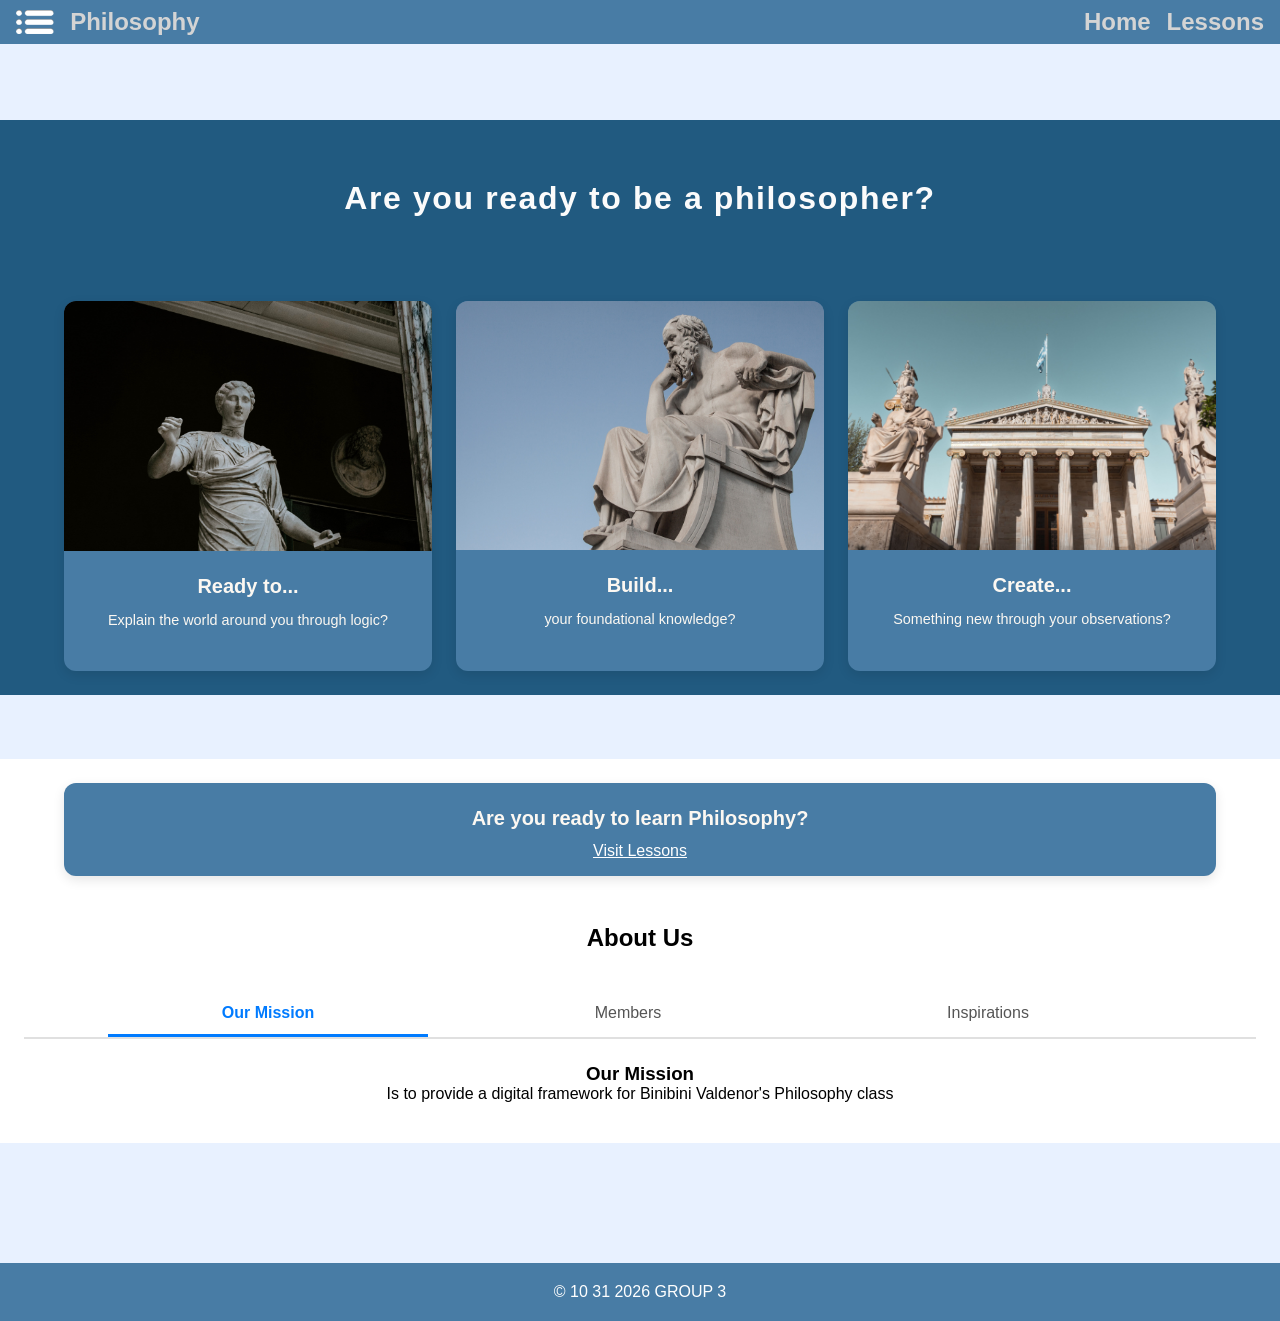
<file: index.html>
<!DOCTYPE html>
<html lang="en">
<head>
    <meta charset="UTF-8">
    <meta name="viewport" content="width=device-width, initial-scale=1.0">
    <title>Home</title>

    <script src="navbar.js" defer></script>
    <link rel="stylesheet" href="index.css">
</head>
<body>
    <div id="navbar-placeholder"></div>

    <div id="WebpageContent">
            <header>
        </nav>
    </header>

    <!--top padding-->
    <section class="PaddingLargeBlue">
    </section>

    <!--first part area-->
    <section id="cardbg">
        <h1>Are you ready to be a philosopher?</h1>
        <div class="card-grid">

  <!-- Card 1 -->
  <div class="card">
    <div class="card-image">
        <img src="pexels-igorejov-20375800.jpg" alt="">
    </div>
    <div class="card-content">
      <h3>Ready to...</h3>
      <p>Explain the world around you through logic?</p>
    </div>
    <div class="card-action">
    </div>
  </div>
  <!-- Card 2 -->
  <div class="card">
    <div class="card-image">
        <img src="pexels-anne-o-sullivan-1478092867-26887007.jpg" alt="">
    </div>
    <div class="card-content">
      <h3>Build...</h3>
      <p>your foundational knowledge?</p>
    </div>
    <div class="card-action">
    </div>
  </div>
  <!-- Card 3 -->
  <div class="card">
    <div class="card-image">
        <img src="pexels-dantemunozphoto-28822019.jpg" alt="">
    </div>
    <div class="card-content">
      <h3>Create...</h3>
      <p>Something new through your observations?</p>
    </div>
    <div class="card-action">
    </div>
  </div>

</section>
</div>

    <!--gap-->
<div class="Padding"></div>

      <!-- prompt -->
       <div id="promptgrid">
  <div id="promptdisplay">
    <div id="prompt">
      <h3>Are you ready to learn Philosophy?</h3>
      <a id="lessonLink" href="lecture_category.html">Visit Lessons</a>
    </div>
  </div>
     </div>

    <!--personlized learning-->

<div class="Learning">
    <h2>About Us</h2>
</div>

<div class="Learning">
<!--tablist container-->
<ul class="tab-list" role="tablist" style="display: flex; gap: 1rem; list-style: none; padding: 0;">
    <!--buttons-->
    <li class="tab-item active">
        <a href="#panel-1" class="tab-link" role="tab" aria-selected="true" 
           aria-controls="panel-1">
            Our Mission</a>
    </li>
    
    <li class="tab-item">
        <a href="#panel-2" class="tab-link" role="tab" aria-selected="false" 
           aria-controls="panel-2">
            Members</a>
    </li>
    
    <li class="tab-item">
        <a href="#panel-3" class="tab-link" role="tab" aria-selected="false" 
           aria-controls="panel-3">
            Inspirations</a>
    </li>
</ul>

<!--Tab Panels-->
<div role="tabpanel" id="panel-1" class="tab-panel active" style="display: block;">
    <h3>Our Mission</h3>
    <p>Is to provide a digital framework for Binibini Valdenor's Philosophy class</p>
</div>

<div role="tabpanel" id="panel-2" class="tab-panel" style="display: none;">
    <h3>Members</h3>
    <p>Gimenez <br> Jumawak <br> Palomo <br> Ballesteros <br> Candado <br> Udan <br> Antonio L. <br> Coronel</p>
</div>

<div role="tabpanel" id="panel-3" class="tab-panel" style="display: none;">
    <h3>Inspirations</h3>
    <p>MIT OpenCourseWare <br> Khan Academy</p>
</div>

<script>
    const links = document.querySelectorAll('.tab-link');
    const items = document.querySelectorAll('.tab-item');
    const panels = document.querySelectorAll('.tab-panel');

    links.forEach(link => {
      link.addEventListener('click', (e) => {
        e.preventDefault();

        
        items.forEach(item => item.classList.remove('active'));
        links.forEach(l => l.setAttribute('aria-selected', 'false'));
        panels.forEach(p => {
            p.classList.remove('active');
            p.style.display = 'none'; 
        });

        
        link.parentElement.classList.add('active');
        link.setAttribute('aria-selected', 'true');

        
        const targetId = link.getAttribute('aria-controls');
        const targetPanel = document.getElementById(targetId);
        if (targetPanel) {
            targetPanel.classList.add('active');
            targetPanel.style.display = 'block'; 
        }
      });
    });
</script>

</div>


















     




    <!--bottom padding-->
    <section class="PaddingLargeBlue"></section>


    <footer>
        <p>© 10 31 2026 GROUP 3</p>
    </footer>
    </div>
</body>
</html>
</file>
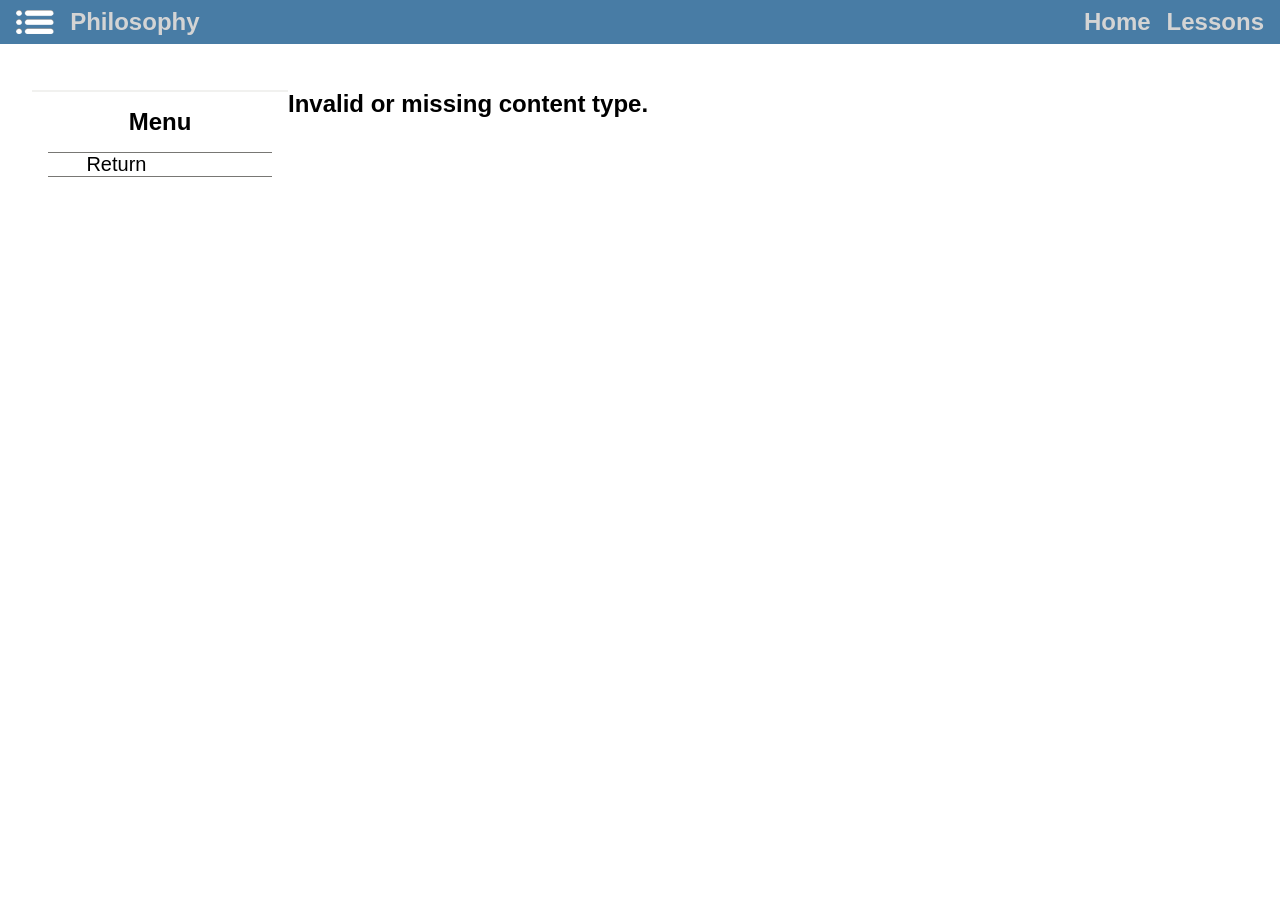
<file: displayer.html>
<!DOCTYPE html>
<html lang="en">
<head>
    <meta charset="UTF-8">
    <meta name="viewport" content="width=device-width, initial-scale=1.0">
    <title>Learning Page</title>

    <script src="navbar.js" defer></script>
    <script src="displayHandler.js" defer></script>

    <link rel="stylesheet" href="displayer.css">
    
</head>
<body>
    <div id="navbar-placeholder"></div>

    <div id="webpageContent">


         <div id="Topbar"></div>


        <div id="MainPart">
            <div id="LeftPanel">
                <h4 class="currentDisplay">Menu</h4>
                <ul class="lessonOrder">
                    <li><a href="lecture_category.html">Return</a></li>
                </ul>
            </div>


            <div id="panel-displayer">

            </div>

        </div>

    </div>
</body>



</html>
</file>
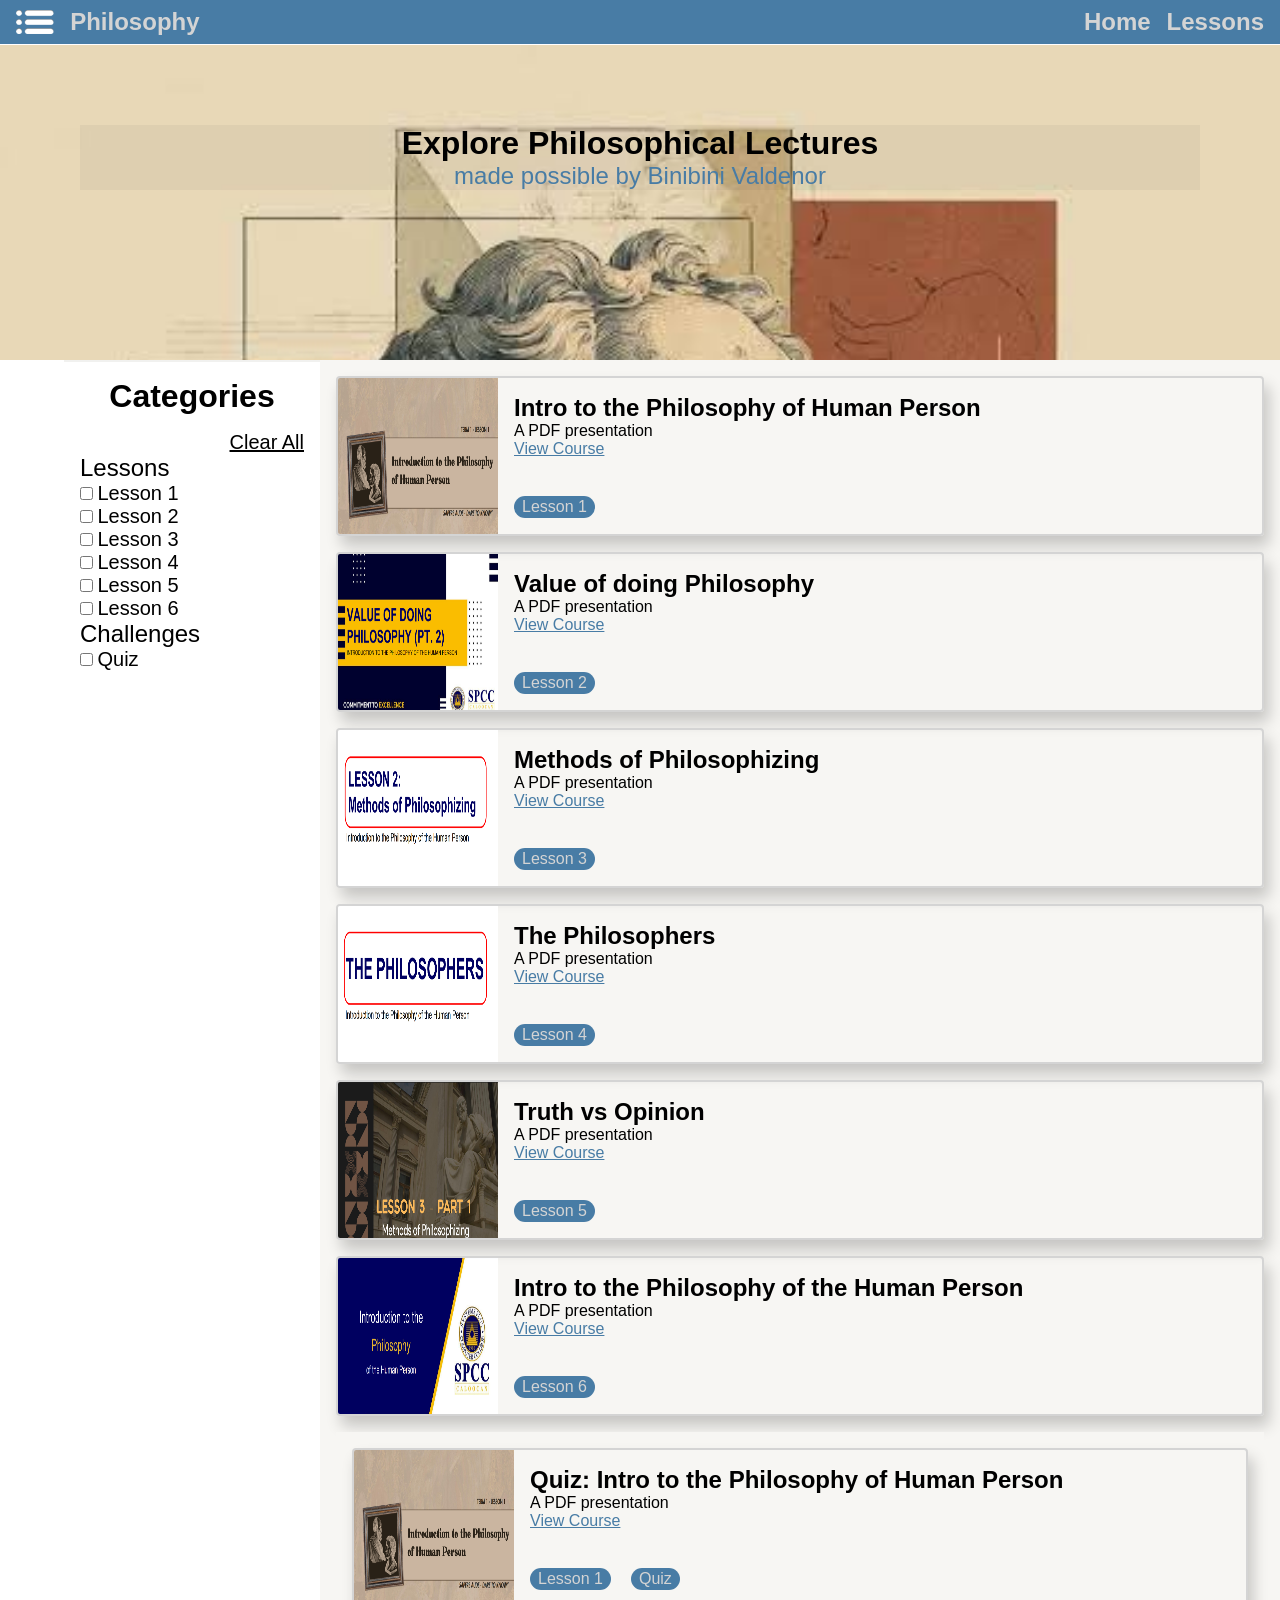
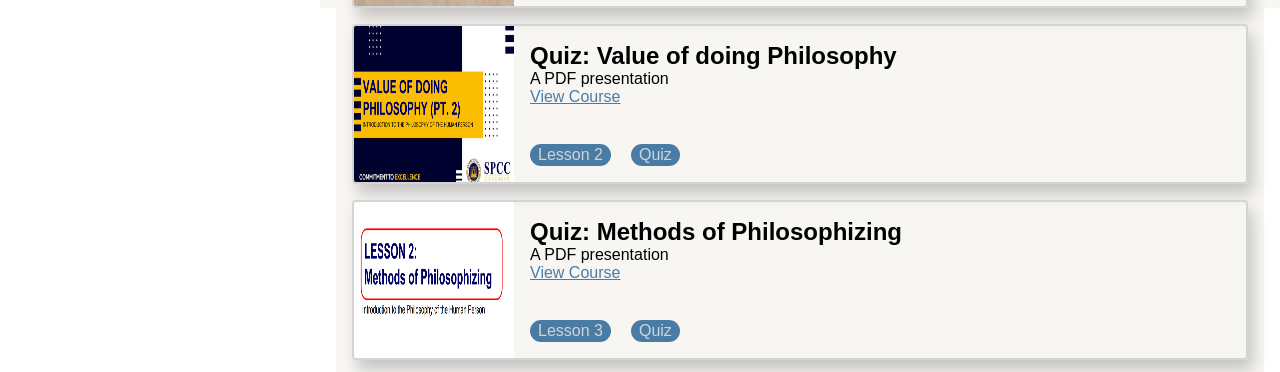
<file: lecture_category.html>
<!DOCTYPE html>
<html lang="en">
<head>
    <meta charset="UTF-8">
    <meta name="viewport" content="width=device-width, initial-scale=1.0">
    <title>Lessons</title>

    <script src="navbar.js" defer></script>
    <script src="sortHandler.js" defer></script>
    <link rel="stylesheet" href="lecturecategory.css">
    
</head>
<body>
    <div id="navbar-placeholder"></div>

    <div id="webpageContent">

        <div id="Topbar">

            <h2>Explore Philosophical Lectures</h2>
            <h3>made possible by Binibini Valdenor</h3>

        </div>

        <div id="MainPart">
            <div id="Leftbar">
                <h4>Categories</h4>
                <div id="clearCheckboxesLeftBarDiv"><button class="clearCheckboxes">Clear All</button></div>
                <ul>
                    <dl>Lessons</dl>
                    <li>
                        <input type="checkbox" value="l1" class="filterCheckbox">
                        <label for="l1">Lesson 1</label>
                    </li>
                    <li>
                        <input type="checkbox" value="l2" class="filterCheckbox">
                        <label for="l2">Lesson 2</label>
                    </li>
                    <li>
                        <input type="checkbox" value="l3" class="filterCheckbox">
                        <label for="l3">Lesson 3</label>
                    </li>
                    <li>
                        <input type="checkbox" value="l4" class="filterCheckbox">
                        <label for="l4">Lesson 4</label>
                    </li>
                    <li>
                        <input type="checkbox" value="l5" class="filterCheckbox">
                        <label for="l5">Lesson 5</label>
                    </li>
                    <li>
                        <input type="checkbox" value="l6" class="filterCheckbox">
                        <label for="l6">Lesson 6</label>
                    </li>
                    <dl>Challenges</dl>
                     <li>
                        <input type="checkbox" value="Quiz" class="filterCheckbox">
                        <label for="Quiz">Quiz</label>
                    </li>

                </ul>
            </div>


            <div id="CardHolder">

                <div class="Card">
                    <img src="l1.png">
                    <div class="CardContent">
                        <div class="TextArea">
                            <h2>Intro to the Philosophy of Human Person</h2>
                            <p>A PDF presentation</p>
                            <a href="displayer.html?type=lecture&id=1A">View Course</a>
                        </div>

                        <ul class="GenreTags">
                            <li class="l1">Lesson 1</li>
                        </ul>
                    </div>
                </div>

               <div class="Card">
                    <img src="l2.png">
                    <div class="CardContent">
                        <div class="TextArea">
                            <h2>Value of doing Philosophy</h2>
                            <p>A PDF presentation</p>
                            <a href="displayer.html?type=lecture&id=2A">View Course</a>
                        </div>

                        <ul class="GenreTags">
                            <li class="l2">Lesson 2</li>
                        </ul>
                    </div>
                </div>

                <div class="Card">
                    <img src="l3.png">
                    <div class="CardContent">
                        <div class="TextArea">
                            <h2>Methods of Philosophizing</h2>
                            <p>A PDF presentation</p>
                            <a href="displayer.html?type=lecture&id=3A">View Course</a>
                        </div>

                        <ul class="GenreTags">
                            <li class="l3">Lesson 3</li>
                        </ul>
                    </div>
                </div>

                <div class="Card">
                    <img src="l4.png">
                    <div class="CardContent">
                        <div class="TextArea">
                            <h2>The Philosophers</h2>
                            <p>A PDF presentation</p>
                            <a href="displayer.html?type=lecture&id=4A">View Course</a>
                        </div>

                        <ul class="GenreTags">
                            <li class="l4">Lesson 4</li>
                        </ul>
                    </div>
                </div>
                <div class="Card">
                    <img src="l5.png">
                    <div class="CardContent">
                        <div class="TextArea">
                            <h2>Truth vs Opinion</h2>
                            <p>A PDF presentation</p>
                            <a href="displayer.html?type=lecture&id=5A">View Course</a>
                        </div>

                        <ul class="GenreTags">
                            <li class="l5">Lesson 5</li>
                        </ul>
                    </div>
                </div>
                <div class="Card">
                    <img src="l6.png">
                    <div class="CardContent">
                        <div class="TextArea">
                            <h2>Intro to the Philosophy of the Human Person</h2>
                            <p>A PDF presentation</p>
                            <a href="displayer.html?type=lecture&id=6A">View Course</a>
                        </div>

                        <ul class="GenreTags">
                            <li class="l6">Lesson 6</li>
                        </ul>
                    </div>
                </div>



                



                <div id="CardHolder">

                <div class="Card">
                    <img src="l1.png">
                    <div class="CardContent">
                        <div class="TextArea">
                            <h2>Quiz: Intro to the Philosophy of Human Person</h2>
                            <p>A PDF presentation</p>
                            <a href="displayer.html?type=quiz&id=1A">View Course</a>
                        </div>

                        <ul class="GenreTags">
                            <li class="l1">Lesson 1</li>
                            <li class="Quiz">Quiz</li>
                        </ul>
                    </div>
                </div>

               <div class="Card">
                    <img src="l2.png">
                    <div class="CardContent">
                        <div class="TextArea">
                            <h2>Quiz: Value of doing Philosophy</h2>
                            <p>A PDF presentation</p>
                            <a href="displayer.html?type=quiz&id=2A">View Course</a>
                        </div>

                        <ul class="GenreTags">
                            <li class="l2">Lesson 2</li>
                            <li class="Quiz">Quiz</li>
                        </ul>
                    </div>
                </div>

                <div class="Card">
                    <img src="l3.png">
                    <div class="CardContent">
                        <div class="TextArea">
                            <h2>Quiz: Methods of Philosophizing</h2>
                            <p>A PDF presentation</p>
                            <a href="displayer.html?type=quiz&id=3A">View Course</a>
                        </div>

                        <ul class="GenreTags">
                            <li class="l3">Lesson 3</li>
                            <li class="Quiz">Quiz</li>
                        </ul>
                    </div>
                </div>


            </div>

        </div>

    </div>
</body>



</html>
</file>
<file: index.css>
@import url('boilerplate.css');

.Padding {
    padding: 2rem 1.25rem;
    background-color: rgb(232, 241, 255);
}
/*PaddingLarge*/
.PaddingLargeBlue {
    padding: 3.75rem 1.25rem;
    background-color: rgb(232, 241, 255);
}

footer {
    text-align: center;
    background-color: rgb(72, 124, 165);;
    color: white;
    padding: 1.25rem;
}

/*first content*/

#cardbg h1 {
    font-family: 'Gill Sans', 'Gill Sans MT', Calibri, 'Trebuchet MS', sans-serif Bold;
    font-size: 2rem;
    color: rgb(251, 251, 251);
    letter-spacing: 0.1rem;
    text-align: center;
    padding: 3.75rem 1.25rem;
}

#cardbg {
    background-color: rgb(33, 90, 128);
}

#cardbg img {
    justify-content: right;
}

.card-grid {
  display: grid;
  grid-template-columns: repeat(auto-fit, minmax(320px, 1fr));
  gap: 1.5rem;
  max-width: 1200px;
  margin: 0 auto;
  padding: 1.5rem;
}

/* Individual Card Styling */
.card {
  background-color: rgb(72, 124, 165); 
  border-radius: 0.75rem;
  overflow: hidden;
  display: flex;
  flex-direction: column;
  box-shadow: 0 0.25rem 0.75rem rgba(0, 0, 0, 0.1);
  transition: transform 0.2s ease;
}

.card:hover {
  transform: scale(1.1);
}

/* Image Section */
.card-image {
  width: 100%;
  height: 11.25 rem;
  overflow: hidden;
}

.card-image img {
  width: 100%;
  height: 100%;
  object-fit: cover;
}

/* Content Section */
.card-content {
  padding: 1.5rem 1.5rem 1rem;
  text-align: center;
  flex-grow: 1;
}

.card-content h3 {
  font-size: 1.25rem;
  font-weight: 700;
  color: rgb(252, 248, 242);
  margin-bottom: 0.75rem;
}

.card-content p {
  font-size: 0.9rem;
  color: rgb(252, 248, 242);
  line-height: 1.5;
}

.card-action {
  padding: 0 1.5rem 1.5rem;
}

.dropdown-btn {
  width: 100%;
  background-color: rgb(255, 255, 255);
  border: 0.063rem solid rgb(219, 219, 219);
  border-radius: 8px;
  padding: 0.75rem 1rem;
  display: flex;
  justify-content: space-between;
  align-items: center;
  font-size: 0.9rem;
  color: #333;
  cursor: pointer;
  box-shadow: 0 0.063rem 0.188rem rgba(0, 0, 0, 0.05);
  transition: background-color 0.2s;
}

.dropdown-btn:hover {
  background-color: rgb(249, 249, 249);
}

.dropdown-btn .arrow {
  font-size: 0.75rem;
  color: #666;
}


/* Prompt */
#promptgrid {
  display: grid;
  grid-template-columns: repeat(auto-fit, minmax(320px, 1fr));
  gap: 1.5rem;
  max-width: 1200px;
  margin: 0 auto;
  padding: 1.5rem;
}


#promptdisplay {
  background-color: rgb(72, 124, 165); 
  border-radius: 0.75rem;
  overflow: hidden;
  display: flex;
  flex-direction: column;
  box-shadow: 0 0.25rem 0.75rem rgba(0, 0, 0, 0.1);
  transition: transform 0.2s ease;
}
/* Content Section */
#prompt {
  padding: 1.5rem 1.5rem 1rem;
  text-align: center;
  flex-grow: 1;
}

#prompt h3 {
  font-size: 1.25rem;
  font-weight: 700;
  color: rgb(252, 248, 242);
  margin-bottom: 0.75rem;
}

#prompt p {
  font-size: 0.9rem;
  color: rgb(252, 248, 242);
  line-height: 1.5;
}

.Learning {
  text-align: center;
  padding: 1.5rem 1.5rem 1rem;
  flex-grow: 1;  
}

.Learning h2 {
    font-size: var(--font-bit-big);
}

/* Tab Navigation List */
.tab-list {
      justify-content: center;
      display: flex;
      list-style: none;
      padding: 0;
      margin: 0;
      border-bottom: 2px solid #e0e0e0;
      background-color: #ffffff;
    }

    /* Tab Item Container */
.tab-item {
      margin-right: 1.5rem;
    }

    /* Tab Link/Button */.tab-link {
      display: inline-block;
      align-content: center;
      width: 20rem;
      padding: 0.75rem 1rem;
      text-decoration: none;
      color: #555555;
      font-weight: 500;
      border-bottom: 3px solid transparent;
      transition: all 0.2s ease;
    }

    /* Active State Styling */
.tab-item.active .tab-link,
.tab-link[aria-selected="true"] {
      color: #007bff;
      border-bottom-color: #007bff;
      font-weight: 700;
    }

    /* Tab Content Panels */
.tab-panel {
      display: none;
      padding: 1.5rem 0;
    }

.tab-panel.active {
      display: block;
    }



#lessonLink {
  color: white;
}
</file>
<file: displayer.css>
@import url('boilerplate.css');

#webpageContent {
    color: var(--text-color1);
    display: flex;
    flex-direction: column;

    min-height: 100vh;
    width: 100%;
}

#navbar-placeholder {
    position: fixed;
    top: 0;
    z-index: 9999;
    height: fit-content;
}




#Topbar {
    flex: 1;
    min-height: 5vh;
    width: 100%;
    max-height: 5vh;
    margin-top: 5vh;

    padding: 1rem;
    justify-content: center;
    align-items: center;
}



#MainPart {
    display: flex;
    width: 100%;
    flex-direction: row;
    align-items: stretch; 
    flex: 1;
}


#LeftPanel {
    border-top: solid 2px var(--light-gray);

    width: 20vw;
    margin-left: 2.5vw;
    flex-shrink: 0;

    padding: 1rem;
    position: relative;
    z-index: 10;

    /*background-color: blue;    */
}


.currentDisplay {
    text-align: center;
    font-size: var(--font-bit-big);
    margin-bottom: 1rem;
}

.lessonOrder > li {
    border-top: solid 1px var(--text-color2);
    border-bottom: solid 1px var(--text-color2);
}

.lessonOrder > li:hover {
    background-color: var(--light-gray);
    cursor: pointer;
}

.lessonOrder > li > a {
    cursor: pointer;
    background-color: transparent;
    color: var(--text-color1);
    text-decoration: none;
    font-size: var(--font-bit-bit-big);
    border: 0px;
    
    padding: 1rem;

    text-align: left;
    margin-left: 10%;
    width: 90%;
    height: 100%;
}

#clearCheckboxesLeftBarDiv {
    display: flex;
    justify-content: right;
}

.clearCheckboxes {
    font-size: var(--font-bit-big);
    background-color: transparent;
    border: 0px;
    text-decoration: underline;
    cursor: pointer;
}








#panel-displayer {
    position: relative;
    box-sizing: border-box;
    flex: 1; 
}
</file>
<file: lecturecategory.css>
@import url('boilerplate.css');


#webpageContent {
    color: var(--text-color1);
    display: flex;
    flex-direction: column;

    min-height: 100vh;
    width: 100%;
}

#navbar-placeholder {
    position: fixed;
    top: 0;
    z-index: 9999;
    height: fit-content;
}

#Topbar {
    flex: 1;
    min-height: 35vh;
    width: 100%;
    margin-top: 5vh;

    padding: 5rem;
    justify-content: center;
    align-items: center;



    background-image: url(philosopher.jpg);
    background-repeat: no-repeat;
    background-size: cover;
    background-attachment: fixed;

    
}

#Topbar > h2 {
    font-size: var(--font-big);
    text-align: center;

    background-color: rgb(50,50,50,0.05);
}

#Topbar > h3 {
    font-size: var(--font-bit-big);
    color: var(--blue);
    font-weight: normal;
    text-align: center;

    background-color: rgb(50,50,50,0.05);
}



#MainPart {
    display: flex;
    width: 100%;
    flex-direction: row;
    align-items: stretch; 
    flex: 1;
}

#Leftbar {
    border-top: solid 2px var(--light-gray);

    width: 20vw;
    margin-left: 5vw;
    flex-shrink: 0;

    padding: 1rem;
    position: relative;
    z-index: 10;
}

#Leftbar > h4 {
    text-align: center;
    font-size: var(--font-big);
    margin-bottom: 1rem;
}

#Leftbar > ul > li > input {
    cursor: pointer;
}

#Leftbar > ul > li > label {
    font-size: var(--font-bit-bit-big);
}

#Leftbar > ul > dl {
    font-size: var(--font-bit-big);
}


#clearCheckboxesLeftBarDiv {
    display: flex;
    justify-content: right;
}

.clearCheckboxes {
    font-size: var(--font-bit-bit-big);
    background-color: transparent;
    border: 0px;
    text-decoration: underline;
    cursor: pointer;
}




#CardHolder {
    display: grid;
    grid-template-columns: 100%; 
    grid-auto-rows: 10rem; 
    gap: 1rem;
    background-color: var(--cream);
    padding: 1rem;
    box-sizing: border-box;

    flex: 1; 
    min-height: 60vh; 
}

.Card {
    overflow: hidden;
    display: flex;
    background-color: var(--itext-color2);
    border: 2px solid var(--itext-color1);
    box-shadow: 5px 10px 15px rgba(0, 0, 0, 0.2);
    border-radius: .25rem;
}

.Card > img {
    height: 10rem;
    width: 10rem;
}

.CardContent {
    padding: 1rem;

    display: flex;
    flex-direction: column;

    justify-content: space-between;
}

.GenreTags {
    display: flex;
    list-style: none;
    padding: 0px;
    margin: 0px;
    gap: 20px;
}

.TextArea > a {
    position: relative;

    cursor: pointer;
    color: var(--blue);

    z-index: 100;
}

.GenreTags > li {
    background-color: var(--blue);
    color: var(--itext-color1);

    padding: 0.125rem;
    padding-left: 0.5rem;
    padding-right: 0.5rem;
    border-radius: 1rem;

}
</file>
